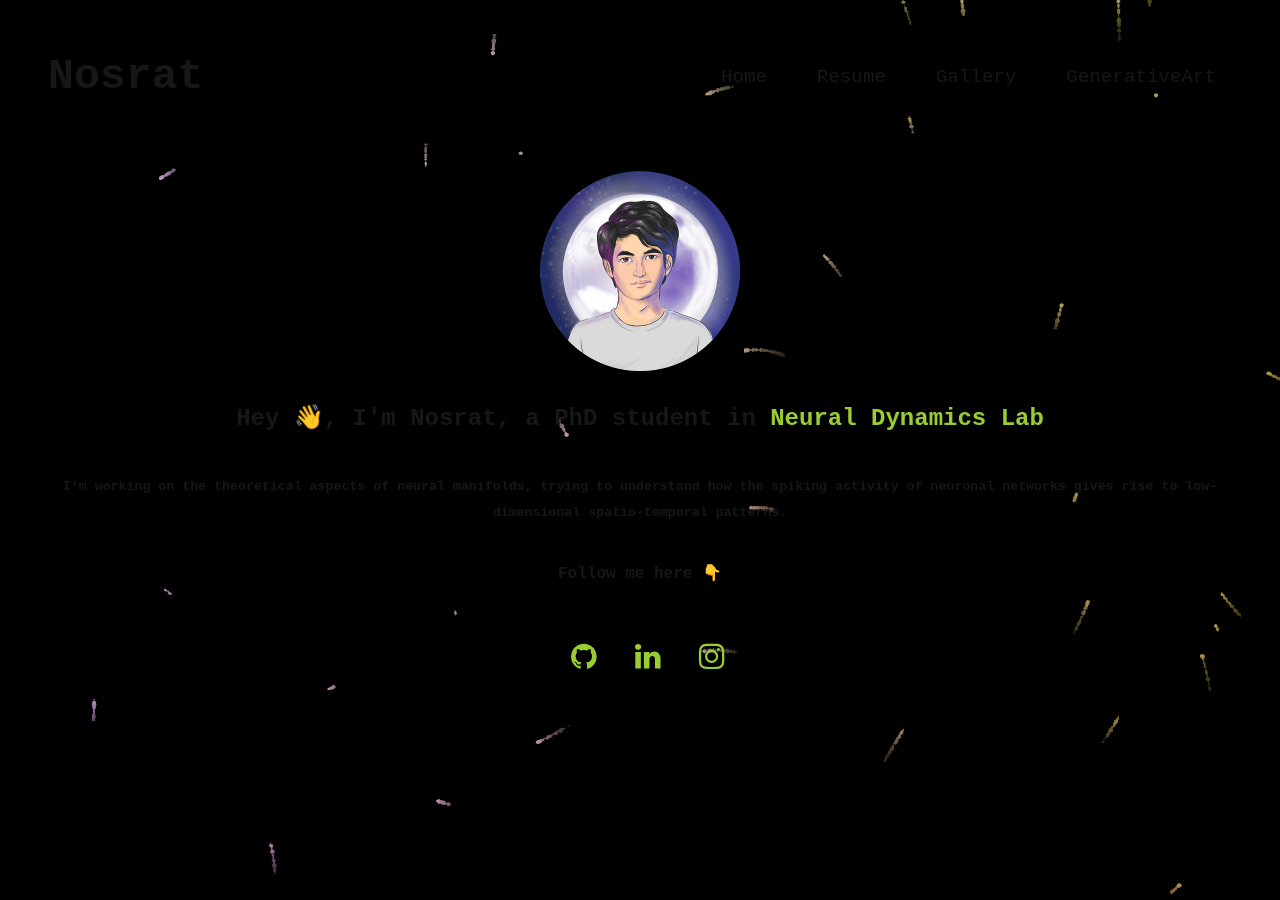
<file: index.html>
<!DOCTYPE html>
<html lang="en">
  <head>
    <meta charset="utf-8" />
    <meta name="viewport" content="width=device-width, initial-scale=1.0">
    <link rel="stylesheet" href="https://cdnjs.cloudflare.com/ajax/libs/font-awesome/4.7.0/css/font-awesome.min.css">   
    <!-- <title>Sketch</title> -->
    <link rel="stylesheet" href="style.css">    <!-- CSS only -->
    <!-- <link rel="stylesheet" href="https://unpkg.com/nexmoe.css"> -->
    <script src="libraries/p5.min.js"></script>
    <script src="libraries/p5.sound.min.js"></script>
  </head>

  <body>
  
        <nav class="hero">
          <a>
            <h1 href="index.html"> Nosrat</h1>
          </a>
          <div id="menu"></div>

    <script>
        fetch('menu.html')
            .then(response => response.text())
            .then(data => {
                document.getElementById('menu').innerHTML = data;
            });
    </script>
        </nav><!-- .nav-menu -->
        <header>
          <img src="images/profile.png" alt="" width="200px">
          <h3>
            Hey &#128075;, I'm Nosrat, a PhD student in <a href="https://www.ndlab.ch" target="_blank">Neural Dynamics Lab </a>
          </h3>
          <h6>
            I'm working on the theoretical aspects of neural manifolds, trying to understand how the spiking activity of neuronal networks gives rise to low-dimensional spatio-temporal patterns.
          </h6>
          <h5>
            Follow me here &#128071;
          </h5>
          <a href="https://www.github.com/nosratullah" class="fa fa-github" aria-hidden="true" target="_blank" rel="noopener noreferrer"></a>
          <!-- <a href="https://www.twitter.com/nosratullah" target="_blank" rel="noopener noreferrer" class="fa-brands fa-bluesky"></a> -->
          <a href="https://www.linkedin.com/in/nosratullah/" target="_blank" rel="noopener noreferrer" class="fa fa-linkedin"></a>  
          <a href="https://www.instagram.com/nosratullah" target="_blank" rel="noopener noreferrer" class="fa fa-instagram"></a>  
        </header>
        <!-- <i class="fa-brands fa-bluesky"></i> -->
  <script src="sketch.js"></script>
  </body>
</html>
</file>
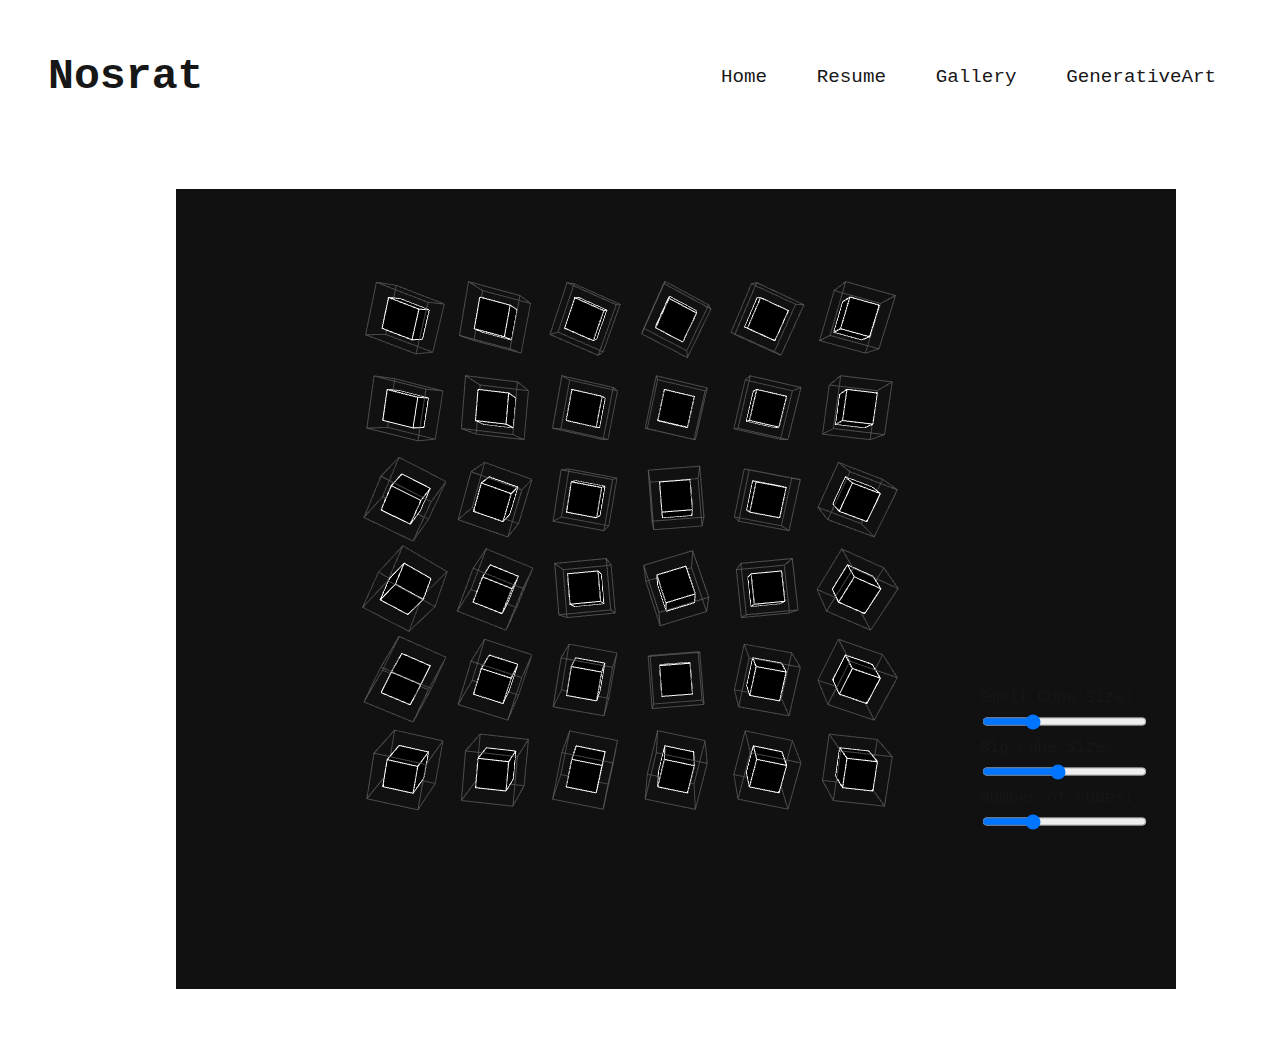
<file: generative_codes/3d_cubes/index.html>
<!DOCTYPE html>
<html lang="en">
  <head>
    <meta charset="utf-8" />
    <meta name="viewport" content="width=device-width, initial-scale=1.0">

    <title>Sketch</title>

    <link rel="stylesheet" type="text/css" href="/style.css">

    <script src="libraries/p5.min.js"></script>
    <script src="libraries/p5.sound.min.js"></script>
  </head>

  <body>
    <nav class="hero">
      <a>
        <h1 href="index.html"> Nosrat</h1>
      </a>
     <div id="menu"></div>

    <script>
        fetch('/menu.html')
            .then(response => response.text())
            .then(data => {
                document.getElementById('menu').innerHTML = data;
            });
    </script>
    </nav>
    <script src="sketch.js"></script>
  </body>
</html>
</file>
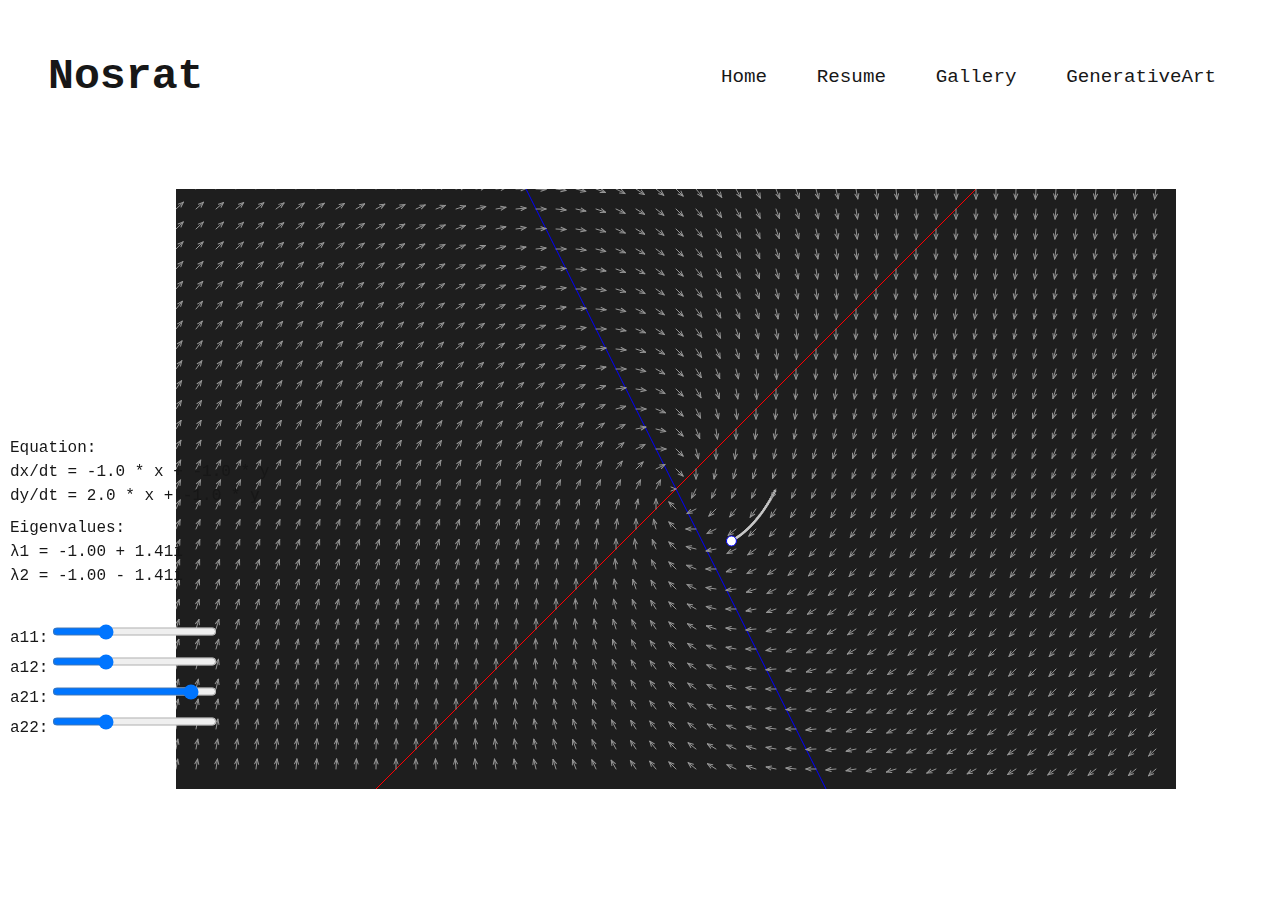
<file: generative_codes/dynamical_system/index.html>
<!DOCTYPE html>
<html lang="en">
  <head>
    <meta charset="utf-8" />
    <meta name="viewport" content="width=device-width, initial-scale=1.0">

    <title>Sketch</title>

    <link rel="stylesheet" type="text/css" href="/style.css">

    <script src="libraries/p5.min.js"></script>
    <script src="libraries/p5.sound.min.js"></script>
  </head>

  <body>
    <nav class="hero">
      <a>
        <h1 href="index.html"> Nosrat</h1>
      </a>
     <div id="menu"></div>

    <script>
        fetch('/menu.html')
            .then(response => response.text())
            .then(data => {
                document.getElementById('menu').innerHTML = data;
            });
    </script>
    </nav><!-- .nav-menu -->
    <script src="sketch.js"></script>
  </body>
</html>
</file>
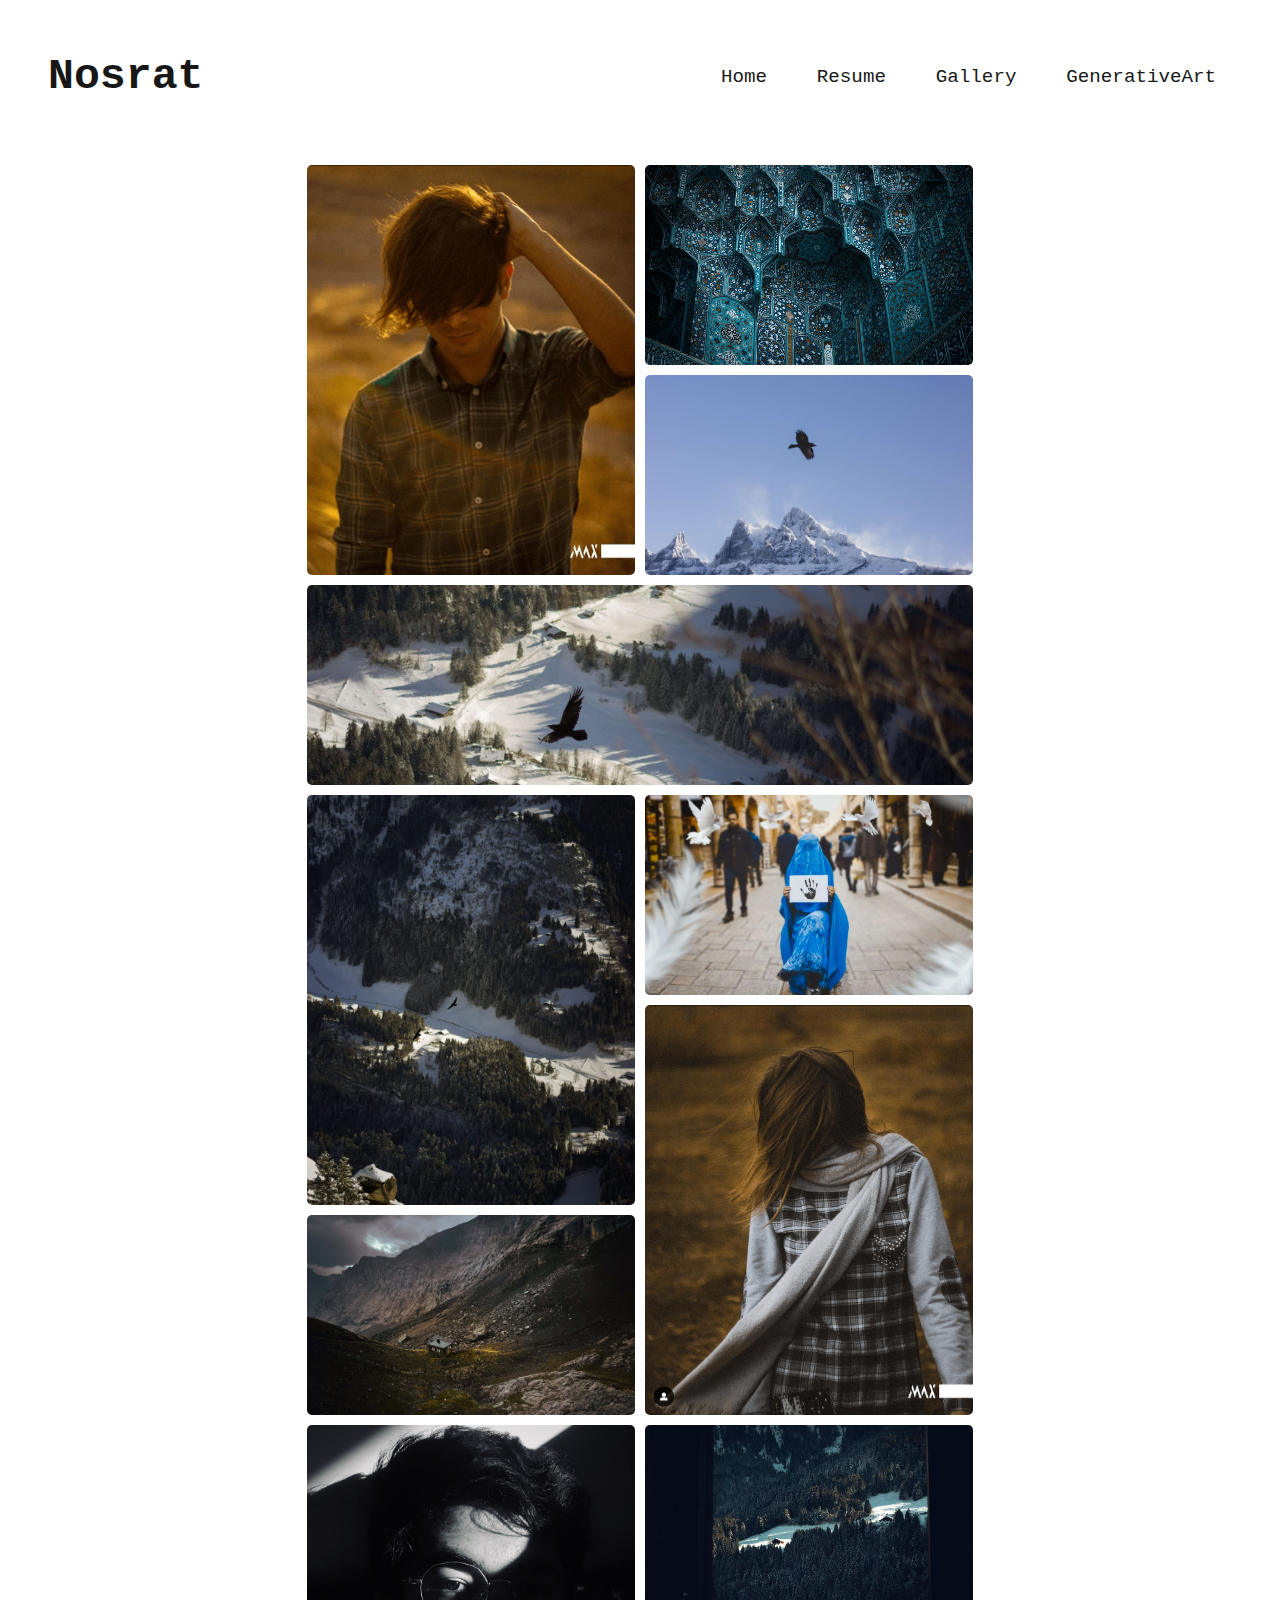
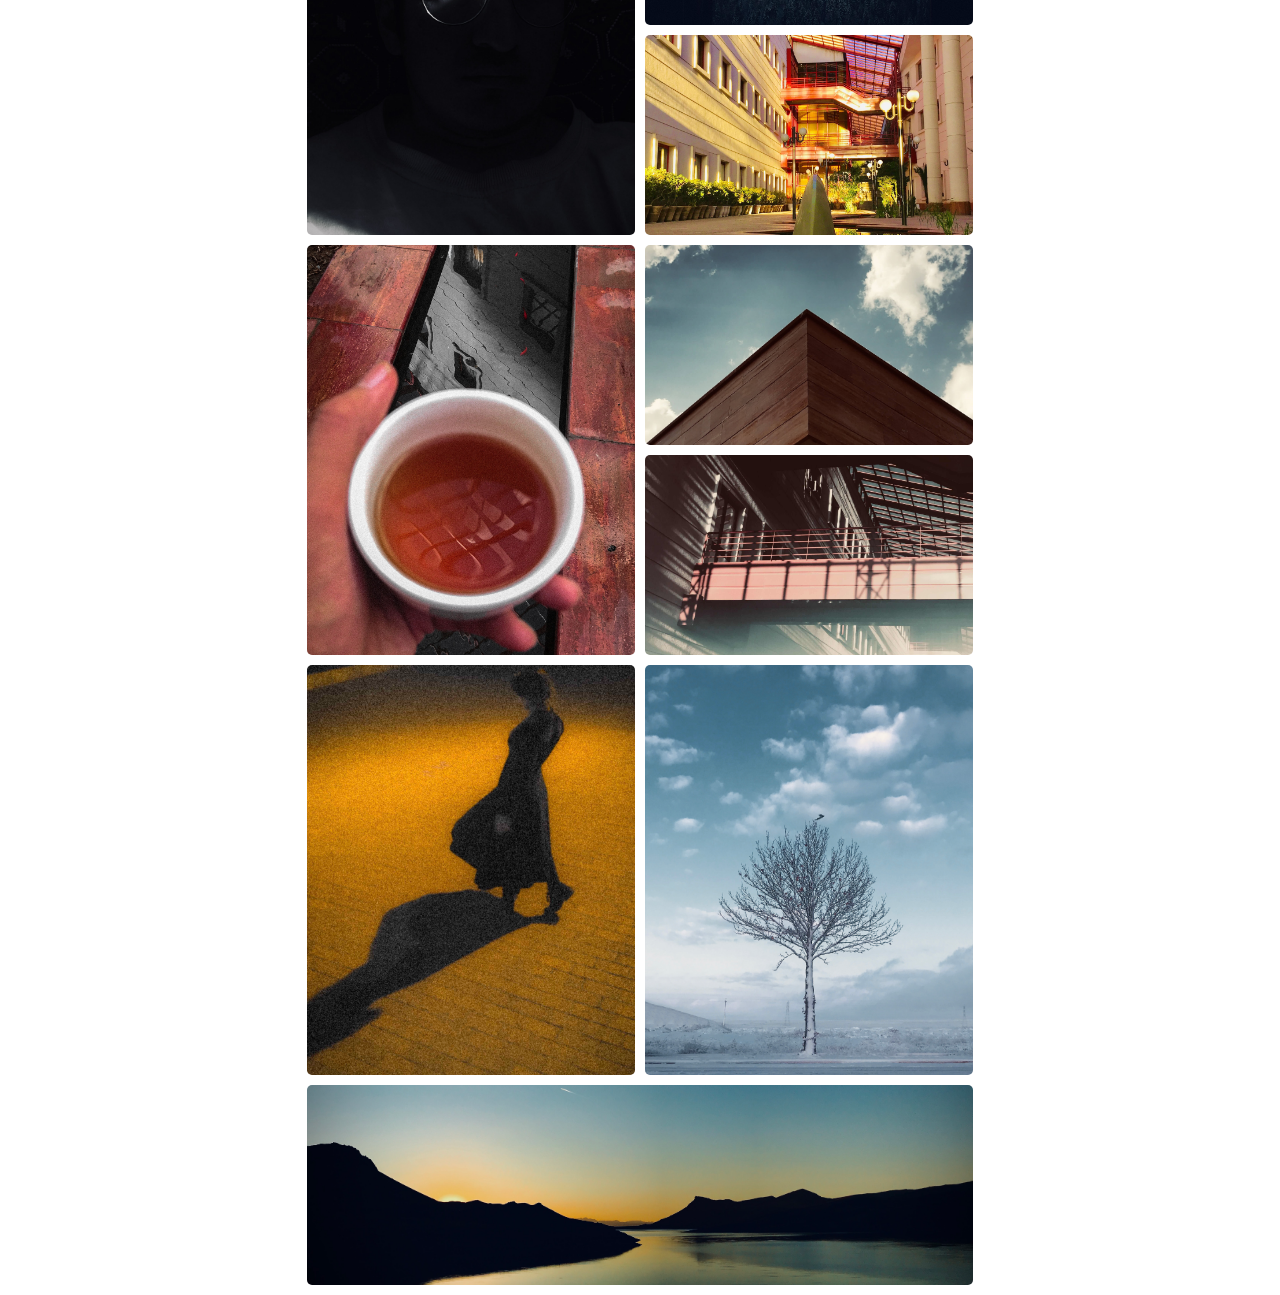
<file: gallery.html>
<!DOCTYPE html>
<html lang="en">
<head>
    <meta charset="UTF-8">
    <meta http-equiv="X-UA-Compatible" content="IE=edge">
    <meta name="viewport" content="width=device-width, initial-scale=1.0">
    <link rel="stylesheet" type="text/css" href="style.css">
    <title>Gallery</title>
</head>
<body>
    <nav class="hero">
        <a>
          <h1 href="index.html"> Nosrat</h1>
        </a>
        <div id="menu"></div>

    <script>
        fetch('menu.html')
            .then(response => response.text())
            .then(data => {
                document.getElementById('menu').innerHTML = data;
            });
    </script>
    </nav>
    <div class="grid-wrapper">
        <div class="tall"><img src="images/boy-in-wind.png" alt="image"></div>
        <div class=""><img src="images/masque.jpeg" alt="image"></div>
        <div class="wide"><img src="images/bird-close.jpg" alt="image"></div>
        <div class="tall"><img src="images/bird-distance.jpg" alt="image"></div>
        <div class=""><img src="images/bird-mountain 2.jpg" alt="image"></div>
        <div class=""><img src="images/girl-with-birds.jpg" alt="image"></div>
        <div class="tall"><img src="images/girl-in-wind.png" alt="image"></div>
        <div class=""><img src="images/house-2.jpg" alt="image"></div>
        <div class="tall"><img src="images/portrait.jpg" alt="image"></div>
        <div class=""><img src="images/house.jpg" alt="image"></div>
        <div class=""><img src="images/iasbs-2.jpg" alt="image"></div>
        <div class="tall"><img src="images/tea.jpg" alt="image"></div>
        <div class=""><img src="images/iasbs-3.jpg" alt="image"></div>
        <div class=""><img src="images/IASBS.jpg" alt="image"></div>
        <div class="tall"><img src="images/love.jpg" alt="image"></div>
        <div class="tall"><img src="images/tree-in-snow.jpg" alt="image"></div>
        <div class="wide"><img src="images/zanjan-2.jpg" alt="image"></div>

    </div>
    
</body>
</html>
</file>
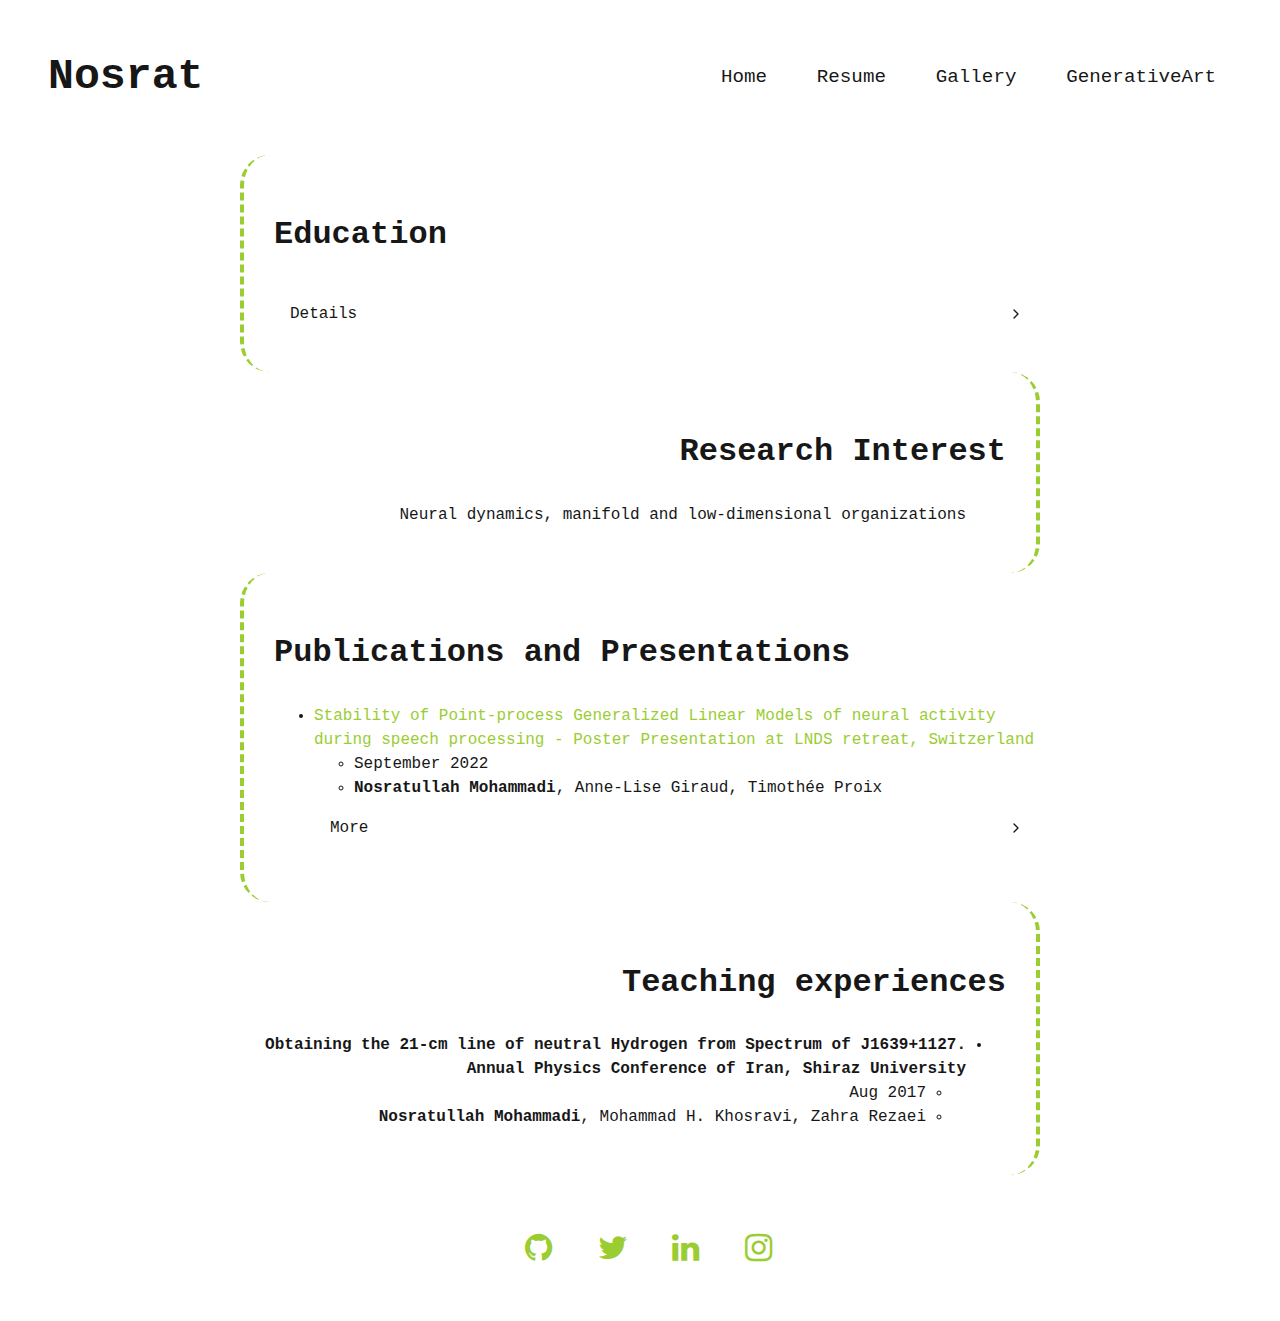
<file: resume copy 2.html>
<!DOCTYPE html>
<html lang="en">
<head>
   <meta charset="UTF-8">
   <meta http-equiv="X-UA-Compatible" content="IE=edge">
   <!-- <link rel="stylesheet" href="https://unpkg.com/nexmoe.css"> -->
   <link rel="stylesheet" type="text/css" href="style.css">
   <link rel="stylesheet" href="https://cdnjs.cloudflare.com/ajax/libs/font-awesome/4.7.0/css/font-awesome.min.css">   
   <script src="libraries/p5.min.js"></script>
    <script src="libraries/p5.sound.min.js"></script>
   <!-- <meta name="viewport" content="width=device-width, initial-scale=1.0"> -->
   <title>Resume</title>
</head>
<body>
   
   <nav class="hero">
      <a>
        <h1> Nosrat</h1>
      </a>
      <ul>
         <li><a href="index.html" class="nav-link scrollto active"><i class="bx bx-home"></i> <span>Home</span></a></li>
         <li><a href="resume.html" class="nav-link scrollto"><i class="bx bx-file-blank"></i> <span>Resume</span></a></li>
         <li><a href="gallery.html" class="nav-link scrollto"><i class="bx bx-file-blank"></i> <span>Gallery</span></a></li>
         <li class="dropdown"><a href="#"><i class="bx bx-file-blank"></i> <span>GenerativeArt</span> <i class="bi bi-chevron-down"></i></a>
           <ul>
              <li><a href="/generative_codes/3d_cubes/index.html">Cubes</a></li>
              <!-- <li><a href="#">Project 2</a></li> -->
              <!-- <li><a href="#">Project 3</a></li> -->
           </ul>
       </ul>
    </nav><!-- .nav-menu -->
   
   <div class="container">
      <h2>Education</h2>
   
        <details>
            <summary>Details</summary>
            <ul>
                <li>
                   <b>University of Geneva, Geneva, Switzerland - Ph.D. Candidate of Neuroscience</b>
                   <ul>
                      <li>July 2021 - July 2023</li>
                   </ul>
                </li>
                <li>
                   <b>Institute for Advanced Studies in Basic Sciences, Zanjan, Iran - Master of Computational Neuroscience</b>
                   <ul>
                      <li>1 Sept 2018 - 15 Feb 2021</li>
                   </ul>
                </li>
                <li>
                   <b>Yazd University, Yazd, Iran - Bachelor of Physics</b>
                   <ul>
                      <li>Sept 2013 - March 2017</li>
                   </ul>
                </li>
          </ul>
        </details>
   </div>

   <div class="container">
      <h2>Research Interest</h2>
   
      <ul>
            Neural dynamics, manifold and low-dimensional organizations
      </ul>
   </div>

   <div class="container">
      <h2>Publications and Presentations</h2>
  
      <ul>
          <li>
            <!-- provide a hyper link -->
              <a href="http://doi.org/10.12751/nncn.bc2023.022" target="_blank">Stability of Point-process Generalized Linear Models of neural activity during speech processing - Poster Presentation at LNDS retreat, Switzerland</a>
              <ul>
                  <li>September 2022</li>
                  <li><strong>Nosratullah Mohammadi</strong>, Anne-Lise Giraud, Timothée Proix</li>
              </ul>
          </li>
          <details>
            <summary>More</summary>
            <li>
                <b>Discovering low-dimensional interpretable dynamics from high-dimensional neuronal recordings - Poster Presentation FENS forum 2022, Paris</b>
                <ul>
                    <li>July 2022</li>
                    <li><strong>Nosratullah Mohammadi</strong>, Anne-Lise Giraud, Timothée Proix</li>
                </ul>
            </li>
            <li>
                <b>Discovering low-dimensional interpretable dynamics from high-dimensional neuronal recordings - Poster Presentation ABIM Conference on Human Neuroscience</b>
                <ul>
                    <li>Jan 2022</li>
                    <li><strong>Nosratullah Mohammadi</strong>, Anne-Lise Giraud, Timothée Proix</li>
                </ul>
            </li>
            <li>
                <b>Synaptic time constants and Brain Rhythms - Online Presentation | Project-Encephalon Journal Club 2021</b>
                <ul>
                    <li>Feb 2021</li>
                </ul>
            </li>
            <li>
                <b>Instantaneous Modulation of Gamma Rhythm by the difference of Time Constants of Inhibitory/Excitatory Synapses - Online Presentation | Neuromatch conference 3</b>
                <ul>
                    <li>Oct 2020</li>
                    <li><strong>Nosratullah Mohammadi</strong>, Alireza Valizadeh</li>
                </ul>
            </li>
            <li>
                <b>The effect of engagement on neural response time - Online Presentation | Neuromatch Academy Summer School Project Presentation</b>
                <ul>
                    <li>Jul 2020</li>
                    <li>Ramya Yellapragada, <strong>Nosratullah Mohammadi</strong>, Michel Utterback, Lindy Quek, R Senathipathy, Benjamin Adric Dunn.</li>
                </ul>
            </li>
            <li>
                <b>Obtaining the 21-cm line of neutral Hydrogen from Spectrum of J1639+1127. Annual Physics Conference of Iran, Shiraz University</b>
                <ul>
                    <li>Aug 2017</li>
                    <li><strong>Nosratullah Mohammadi</strong>, Mohammad H. Khosravi, Zahra Rezaei.</li>
                </ul>
            </li>
          </details> 
      </ul>
 
    </div>

    <div class="container">
        <h2>Teaching experiences</h2>
        <ul>
            <li>
                <b>Obtaining the 21-cm line of neutral Hydrogen from Spectrum of J1639+1127. Annual Physics Conference of Iran, Shiraz University</b>
                <ul>
                    <li>Aug 2017</li>
                    <li><strong>Nosratullah Mohammadi</strong>, Mohammad H. Khosravi, Zahra Rezaei</li>
                </ul>
            </li>
        </ul>
    </div>
    <!-- <p>Lorem ipsum dolor sit amet consectetur adipisicing elit. Adipisci, iste iusto quas eligendi corporis id eius corrupti temporibus velit? Molestias harum voluptatibus veritatis explicabo ut velit deserunt, saepe sit commodi?</p> -->
    <!-- <p>Lorem ipsum dolor sit amet consectetur adipisicing elit. Adipisci, iste iusto quas eligendi corporis id eius corrupti temporibus velit? Molestias harum voluptatibus veritatis explicabo ut velit deserunt, saepe sit commodi?</p> -->
    <!-- <p>Lorem ipsum dolor sit amet consectetur adipisicing elit. Adipisci, iste iusto quas eligendi corporis id eius corrupti temporibus velit? Molestias harum voluptatibus veritatis explicabo ut velit deserunt, saepe sit commodi?</p> -->
    <!-- <p>Lorem ipsum dolor sit amet consectetur adipisicing elit. Adipisci, iste iusto quas eligendi corporis id eius corrupti temporibus velit? Molestias harum voluptatibus veritatis explicabo ut velit deserunt, saepe sit commodi?</p> -->

    
   <footer>
      <a href="https://www.github.com/nosratullah" target="_blank" rel="noopener noreferrer" class="fa fa-github" aria-hidden="true"></a>
         <a href="https://www.twitter.com/nosratullah" target="_blank" rel="noopener noreferrer" class="fa fa-twitter"></a>
         <a href="https://www.linkedin.com/in/nosratullah/" target="_blank" rel="noopener noreferrer" class="fa fa-linkedin"></a>  
         <a href="https://www.instagram.com/nosratullah" target="_blank" rel="noopener noreferrer" class="fa fa-instagram"></a>  
   </footer>
   
   <!-- <script src="resume_bg.js"></script> -->
   
</body>
</html>
</file>
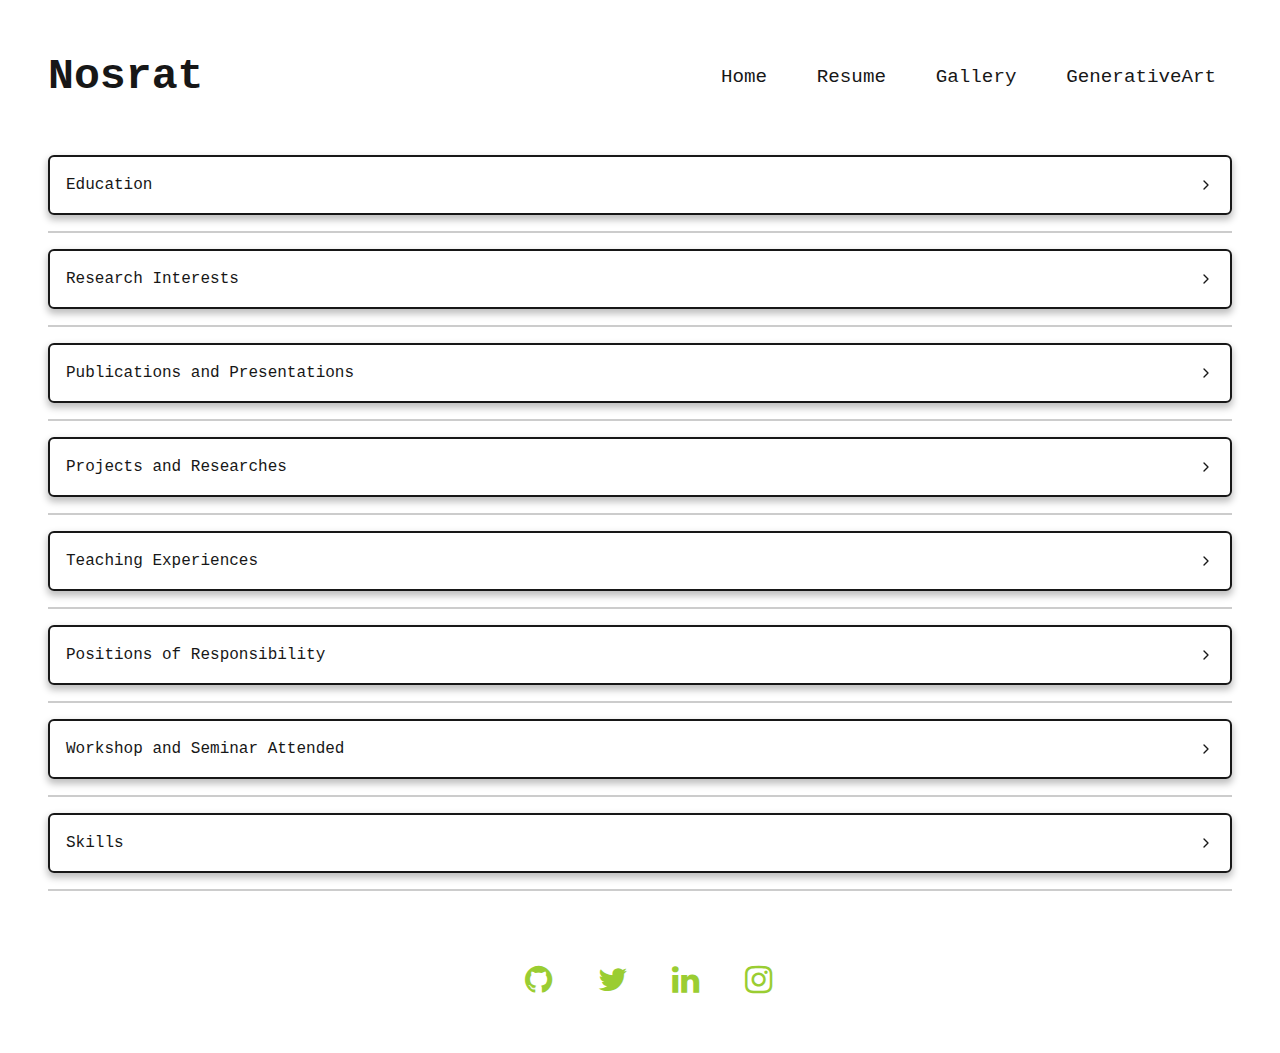
<file: resume copy.html>
<!DOCTYPE html>
<html lang="en">
<head>
   <meta charset="UTF-8">
   <meta http-equiv="X-UA-Compatible" content="IE=edge">
   <!-- <link rel="stylesheet" href="https://unpkg.com/nexmoe.css"> -->
   <link rel="stylesheet" type="text/css" href="style.css">
   <link rel="stylesheet" href="https://cdnjs.cloudflare.com/ajax/libs/font-awesome/4.7.0/css/font-awesome.min.css">   
   <script src="libraries/p5.min.js"></script>
    <script src="libraries/p5.sound.min.js"></script>
   <!-- <meta name="viewport" content="width=device-width, initial-scale=1.0"> -->
   <title>Resume</title>
</head>
<body>
   
   <nav class="hero">
      <a>
        <h1> Nosrat</h1>
      </a>
      <ul>
         <li><a href="index.html" class="nav-link scrollto active"><i class="bx bx-home"></i> <span>Home</span></a></li>
         <li><a href="resume.html" class="nav-link scrollto"><i class="bx bx-file-blank"></i> <span>Resume</span></a></li>
         <li><a href="gallery.html" class="nav-link scrollto"><i class="bx bx-file-blank"></i> <span>Gallery</span></a></li>
         <li class="dropdown"><a href="#"><i class="bx bx-file-blank"></i> <span>GenerativeArt</span> <i class="bi bi-chevron-down"></i></a>
           <ul>
            <li><a href="/generative_codes/3d_cubes/index.html">Cubes</a></li>
            <li><a href="/generative_codes/dynamical_system/index.html">DS</a></li>
              <!-- <li><a href="#">Project 2</a></li> -->
              <!-- <li><a href="#">Project 3</a></li> -->
           </ul>
       </ul>
    </nav><!-- .nav-menu -->


   <!-- <p><strong>Ph.D. Candidate in Computational Neuroscience</strong></p> -->
   <!-- <h3 id="education">EDUCATION</h3> -->
   <article>
      <details>
         <summary>Education</summary>
         <ul>
            <li><p>University of Geneva, Geneva, Switzerland - Ph.D. Candidate of Neuroscience</p>
            <ul>
            <li>July 2021 - July 2023</li>
            </ul>
            </li>
            <li><p>Institute for Advanced Studies in Basic Sciences, Zanjan, Iran - Master of Computational Neuroscience</p>
            <ul>
            <li>1 Sept 2018 - 15 Feb 2021</li>
            </ul>
            </li>
            <li><p>Yazd University, Yazd, Iran - Bachelor of Physics</p>
            <ul>
            <li>Sept 2013 - March 2017</li>
            </ul>
            </li>
            </li>
            </ul>
      </details>
   </article>
   
   <hr>
   <article>
      <details>
         <summary>
            Research Interests
         </summary>
         <ul>
            <li><p>Neural Dynamics</p>
            </li>
            <li><p>Manifolds and low-dimensional representations</p>
            </li>
            <li><p>Balanced networks</p>
            </li>
            </ul>
      </details>
   </article>
   
   <hr>

   <article>
      <details>
         <summary>
            Publications and Presentations
         </summary>
         <ul>
            <li><p>Stability of Point-process Generalized Linear Models of neural activity during speech processing - Poster Presentation at LNDS retreat, Switzerland<br>September 2022</p>
               <ul>
               <li><strong>Nosratullah Mohammadi</strong>, Anne-Lise Giraud, Timothée Proix</li>
            </ul>
            </li>
            <li><p>Discovering low-dimensional interpretable dynamics from high-dimensional neuronal recordings - Poster Presentation FENS forum 2022, Paris<br>July 2022</p>
               <ul>
               <li><strong>Nosratullah Mohammadi</strong>, Anne-Lise Giraud, Timothée Proix</li>
            </ul>
            </li>
            <li><p>Discovering low-dimensional interpretable dynamics from high-dimensional neuronal recordings - Poster Presentation ABIM Conference on Human Neuroscience<br>Jan 2022</p>
            <ul>
            <li><strong>Nosratullah Mohammadi</strong>, Anne-Lise Giraud, Timothée Proix</li>
         </ul>
         </li>
            <li><p>Synaptic time constants and Brain Rhythms - Online Presentation | Project-Encephalon Journal Club 2021</p>
            <ul>
            <li>Feb 2021</li>
            </ul>
            </li>
            </ul>
            <ul>
            <li><p>Instantaneous Modulation of Gamma Rhythm by the difference of Time Constants of Inhibitory/Excitatory Synapses - Online Presentation | Neuromatch conference 3</p>
            <ul>
            <li>Oct 2020, <strong>Nosratullah Mohammadi</strong>, Alireza Valizadeh</li>
            </ul>
            </li>
            <li><p>The effect of engagement on neural response time - Online Presentation | Neuromatch Academy Summer School Project Presentation)</p>
            <ul>
            <li>Jul 2020, Ramya Yellapragada, <strong>Nosratullah Mohammadi</strong>, Michel Utterback, Lindy Quek, R Senathipathy, Benjamin Adric Dunn.</li>
            </ul>
            </li>
            <li><p>Obtaining the 21-cm line of neutral Hydrogen from Spectrum of J1639+1127. Annual Physics Conference of Iran, Shiraz University,</p>
            <ul>
            <li>Aug 2017, <strong>Nosratullah Mohammadi</strong>, Mohammad H. Khosravi, Zahra Rezaei.</li>
            </ul>
            </li>
            </ul>
      </details>
   </article>
   
   <hr>

   <article>
      <details>
         <summary>
            Projects and Researches
         </summary>
         <ul>
            <li><p>Discovering low-dimensional interpretable dynamics from high-dimensional neuronal recordings - Phd thesis project</p>
            <ul>
            <li><p>July 2021 - Expected (July 2023)</p>
            </li>
            <li><p>Supervisor: Dr. Timothée Proix &amp; Prof. Anne-Lise Giraud</p>
            </li>
            </ul>
            </li>
            <li><p>Modulation of Gamma Rhythm by Synaptic Time Constant of Inhibitory/Excitatory Neurons - Master thesis project</p>
            <ul>
            <li><p>Feb 2019 - March 2021</p>
            </li>
            <li><p>Supervisor: Dr. Alireza Valizadeh</p>
            </li>
            </ul>
            </li>
            <li><p>The effect of engagement on neural response time - Steinmetz Dataset</p>
            <ul>
            <li><p>July 2020</p>
            </li>
            <li><p>Mentor: Dr. Benjamin Adric Dunn</p>
            </li>
            </ul>
            </li>
            <li><p>Spectrum classification of mineral sources of RRUFF - Using Machine learning algorithms</p>
            <ul>
            <li>2018 , Supervisor: Dr. Mohammad Ali Haddad</li>
            </ul>
            </li>
            <li><p>Investigation and build a Visible and Ultraviolet Digital Spectrometer - Using AVR and MicroControllers</p>
            <ul>
            <li>2017, Supervisor: Dr. Mohammad Ali Haddad</li>
            </ul>
            </li>
            </ul>
      </details>
   </article>
   
   <hr>

   <article>
      <details>
         <summary>
            Teaching Experiences
         </summary>
         <ul>
            <li>Teaching Assistant:
            <ul>
            <li>Computational Neuroscience Summer School -  Neuromatch Summer School (Summer 2021)</li>
            </ul>
            </li>
            <li>Teaching Assistant:
            <ul>
            <li>Numerical Programming and Data Analysis in Econophysics course -  Department of Physics, Institute for Advanced Studies in Basic Sciences (Spring 2020)</li>
            </ul>
            </li>
            <li>Workshop Tutor:
            <ul>
            <li>Python Programming for Physics Workshop - Department of Physics, Yazd University (October 2017)</li>
            </ul>
            </li>
            </ul>
            
      </details>
   </article>
   <hr>
   <article>
      <details>
         <summary>
            Positions of Responsibility
         </summary>
         <ul>
         <li><p>A volunteer member of the executive team of Neuromatch Academy Summer School, (2020)</p>
         </li>
         <li><p>Writer of Analytics Vidhya (a data-science publication) in <a href="https://medium.com/@nosratullah">Medium</a> Platform (2020)</p>
         </li>
         <li><p>Developer/Designer of the website of <a href="http://iasbs.ac.ir/~valizade/">ITNG</a> Theoretical Neuroscience Group (2020)</p>
         </li>
         <li><p>Developer/Designer of the website for Department of <a href="http://physics.sharif.ir/">Physics</a> at Sharif University of Technology, (2018)</p>
         </li>
         <li><p>Member of Laser Spectroscopy Laboratory of Yazd University (2017-2018)</p>
         </li>
         <li><p>Writer of Scientific Magazine, &quot;One Epsilon Acceleration&quot;, Chosen as the Best Scientific Magazine Between Universities in Iran, (2012-2014)</p>
         </li>
         <li><p>Writer of www.digispark.ir, Electronic website for teaching micro-controllers, (2016-2017)</p>
         </li>
         <li><p>Editor and Writer of  scientific Magazine &quot;Dark Universe&quot;, Chosen as the best Scientific Magazine in Yazd University, (2014-2016)</p>
         </li>
         <li><p>Membership of Student Astronomical Society, Yazd University, (2013-2016)</p>
         </li>
         <li><p>Membership of Student Physics Society, Yazd University, (2013-2014)</p>
         </li>
         <li><p>Head of Scientific section of ASHAR society - Afghan Migrants Society**</p>
         </li>
         </ul>
      </details>
   </article>

   
   <hr>

   <article>
      <details>
         <summary>
            Workshop and Seminar Attended
         </summary>
         <ul>
            <li><p>An interactive student in Neuromatch Academy Online Summer School for Computational Neuroscience, July 13-30, 2020.</p>
            </li>
            <li><p>Conference on the Physics of Neural Systems, March 29-30, 2020, Technical University of Sharif, Tehran, Iran.</p>
            </li>
            <li><p>IBRO-VLTP Course in Neuroscience, September 30 - October 7,2019, Tarbiat Modares University, Tehran, Iran.</p>
            </li>
            <li><p>24th Annual IASBS Meeting on Condensed Matter Physics &amp; School on Complex Systems, June 20-22, Institute for advanced studies in basic science, Zanjan, Iran</p>
            </li>
            <li><p>Two-day Symposium on theoretical and computational Neuroscience, April 16-17, 2018, University of Tehran, Iran</p>
            </li>
            <li><p>22nd National School of Physics for B. Sc. Students, February 11-15, 2017, Institute for advanced studies in basic science, Zanjan, Iran</p>
            </li>
            <li><p>4th Workshop and Seminar on Topics in Theoretical Physics, September 1-3, 2016, Azerbaijan, Shahid Madani University, Tabriz, Iran.</p>
            </li>
            <li><p>Annual Physics Conference of Iran, August 22-25, 2017, Yazd University, Shiraz, Iran.</p>
            </li>
            <li><p>French- Iranian Workshop on the Mercury Transit of 2016, May 8-9, 2016, Yazd University, Iran.</p>
            </li>
            <li><p>1st National Workshop on Radio Astronomy- Interferometry and Data Analysis in Iran, August 20- 21, 2015, Yazd University, Iran</p>
            </li>
            </ul>
      </details>
   </article>
   
   <hr>

   <article>
      <details>
         <summary>
            Skills
         </summary>
         <ul>
            <li><h4 id="analysis-">Analysis:</h4>
            <ul>
            <li>Signal Processing/Time Series</li>
            <li>PCA (Principal Component Analysis - Data Reduction)</li>
            <li>Statistical Analysis</li>
            </ul>
            </li>
            <li><h4 id="programming-and-packages-">Programming and Packages:</h4>
            <ul>
            <li>Python</li>
            <li>C++</li>
            <li>Fortran</li>
            <li>NEST (Brain Simulator Package)</li>
            <li>Keras (Deep Learning API)</li>
            <li>AIPS (Astronomical Image Processing System)</li>
            </ul>
            </li>
            <li><h4 id="operating-systems-">Operating Systems:</h4>
            <ul>
            <li>Macintosh</li>
            <li>Windows</li>
            <li>Linux</li>
            </ul>
            </li>
            <li><h4 id="micro-controllers-">Micro-controllers:</h4>
            <ul>
            <li>Arduino</li>
            </ul>
            </li>
            <li><h4 id="modeling-software-">Modeling Software:</h4>
            <ul>
            <li>Cinema 4d</li>
            <li>Blender</li>
            </ul>
            </li>
            </ul>
      </details>
   </article>
   <hr>
   
   <footer>
      <a href="https://www.github.com/nosratullah" target="_blank" rel="noopener noreferrer" class="fa fa-github" aria-hidden="true"></a>
         <a href="https://www.twitter.com/nosratullah" target="_blank" rel="noopener noreferrer" class="fa fa-twitter"></a>
         <a href="https://www.linkedin.com/in/nosratullah/" target="_blank" rel="noopener noreferrer" class="fa fa-linkedin"></a>  
         <a href="https://www.instagram.com/nosratullah" target="_blank" rel="noopener noreferrer" class="fa fa-instagram"></a>  
   </footer>
   
   <!-- <script src="resume_bg.js"></script> -->
   
</body>
</html>
</file>
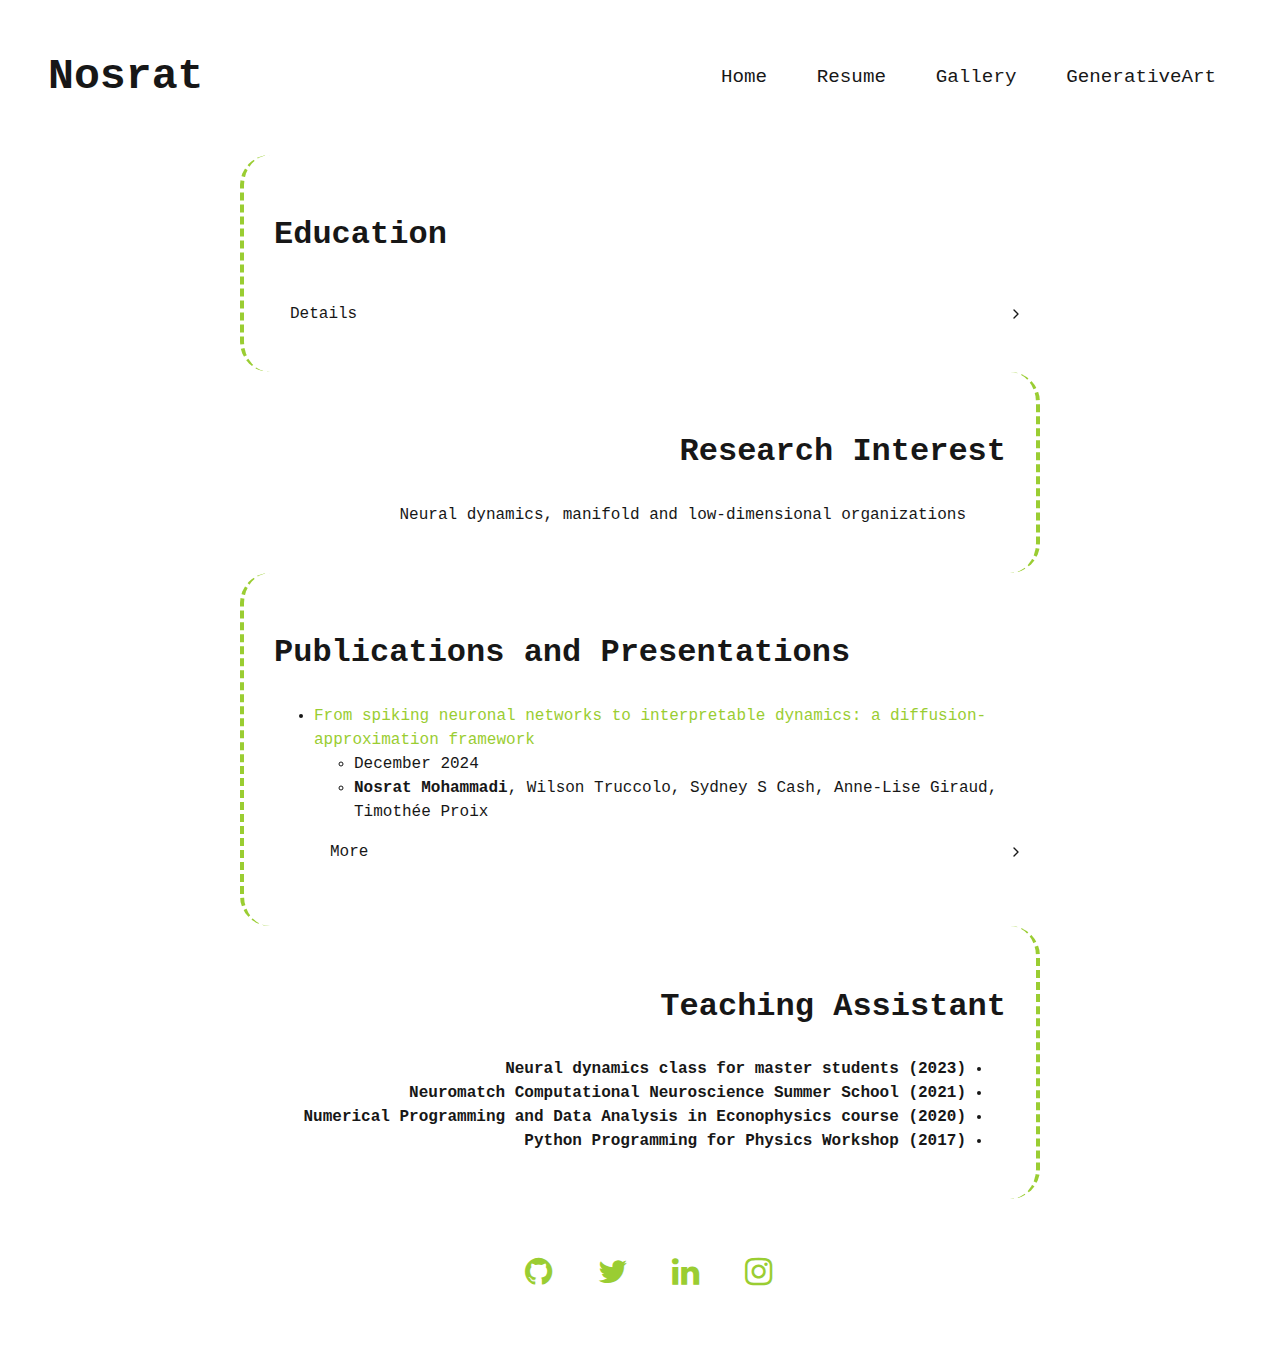
<file: resume.html>
<!DOCTYPE html>
<html lang="en">
<head>
   <meta charset="UTF-8">
   <meta http-equiv="X-UA-Compatible" content="IE=edge">
   <!-- <link rel="stylesheet" href="https://unpkg.com/nexmoe.css"> -->
   <link rel="stylesheet" type="text/css" href="style.css">
   <link rel="stylesheet" href="https://cdnjs.cloudflare.com/ajax/libs/font-awesome/4.7.0/css/font-awesome.min.css">   
   <script src="libraries/p5.min.js"></script>
    <script src="libraries/p5.sound.min.js"></script>
   <!-- <meta name="viewport" content="width=device-width, initial-scale=1.0"> -->
   <title>Resume</title>
</head>
<body>
   
   <nav class="hero">
      <a>
        <h1> Nosrat</h1>
      </a>
      <div id="menu"></div>

    <script>
        fetch('menu.html')
            .then(response => response.text())
            .then(data => {
                document.getElementById('menu').innerHTML = data;
            });
    </script>
    </nav><!-- .nav-menu -->
   
   <div class="container">
      <h2>Education</h2>
   
        <details>
            <summary>Details</summary>
            <ul>
                <li>
                   <b>University of Geneva, Geneva, Switzerland - Ph.D. Candidate of Neuroscience</b>
                   <ul>
                      <li>July 2021 - July 2023</li>
                   </ul>
                </li>
                <li>
                   <b>Institute for Advanced Studies in Basic Sciences, Zanjan, Iran - Master of Computational Neuroscience</b>
                   <ul>
                      <li>1 Sept 2018 - 15 Feb 2021</li>
                   </ul>
                </li>
                <li>
                   <b>Yazd University, Yazd, Iran - Bachelor of Physics</b>
                   <ul>
                      <li>Sept 2013 - March 2017</li>
                   </ul>
                </li>
          </ul>
        </details>
   </div>

   <div class="container">
      <h2>Research Interest</h2>
   
      <ul>
            Neural dynamics, manifold and low-dimensional organizations
      </ul>
   </div>

   <div class="container">
      <h2>Publications and Presentations</h2>
  
      <ul>
          <li>
            <!-- provide a hyper link -->
              <a href="https://doi.org/10.1101/2024.12.17.628339" target="_blank">From spiking neuronal networks to interpretable dynamics: a diffusion-approximation framework</a>
              <ul>
                  <li>December 2024</li>
                  <li><strong>Nosrat Mohammadi</strong>, Wilson Truccolo, Sydney S Cash, Anne-Lise Giraud, Timothée Proix</li>
              </ul>
          </li>
          <details>
            <summary>More</summary>
            <li>
                <a href="http://doi.org/10.12751/nncn.bc2023.022" target="_blank">Stability of Point-process Generalized Linear Models of neural activity during speech processing - Poster Presentation at LNDS retreat, Switzerland</a>
              <ul>
                  <li>September 2022</li>
                  <li><strong>Nosratullah Mohammadi</strong>, Anne-Lise Giraud, Timothée Proix</li>
              </ul>
                <b>Discovering low-dimensional interpretable dynamics from high-dimensional neuronal recordings - Poster Presentation FENS forum 2022, Paris</b>
                <ul>
                    <li>July 2022</li>
                    <li><strong>Nosratullah Mohammadi</strong>, Anne-Lise Giraud, Timothée Proix</li>
                </ul>
            </li>
            <li>
                <b>Discovering low-dimensional interpretable dynamics from high-dimensional neuronal recordings - Poster Presentation ABIM Conference on Human Neuroscience</b>
                <ul>
                    <li>Jan 2022</li>
                    <li><strong>Nosratullah Mohammadi</strong>, Anne-Lise Giraud, Timothée Proix</li>
                </ul>
            </li>
            <li>
                <b>Synaptic time constants and Brain Rhythms - Online Presentation | Project-Encephalon Journal Club 2021</b>
                <ul>
                    <li>Feb 2021</li>
                </ul>
            </li>
            <li>
                <b>Instantaneous Modulation of Gamma Rhythm by the difference of Time Constants of Inhibitory/Excitatory Synapses - Online Presentation | Neuromatch conference 3</b>
                <ul>
                    <li>Oct 2020</li>
                    <li><strong>Nosratullah Mohammadi</strong>, Alireza Valizadeh</li>
                </ul>
            </li>
            <li>
                <b>The effect of engagement on neural response time - Online Presentation | Neuromatch Academy Summer School Project Presentation</b>
                <ul>
                    <li>Jul 2020</li>
                    <li>Ramya Yellapragada, <strong>Nosratullah Mohammadi</strong>, Michel Utterback, Lindy Quek, R Senathipathy, Benjamin Adric Dunn.</li>
                </ul>
            </li>
            <li>
                <b>Obtaining the 21-cm line of neutral Hydrogen from Spectrum of J1639+1127. Annual Physics Conference of Iran, Shiraz University</b>
                <ul>
                    <li>Aug 2017</li>
                    <li><strong>Nosratullah Mohammadi</strong>, Mohammad H. Khosravi, Zahra Rezaei.</li>
                </ul>
            </li>
          </details> 
      </ul>
 
    </div>

    <div class="container">
        <h2>Teaching Assistant</h2>
        <ul>
            <li>
                <b>Neural dynamics class for master students (2023) </b>
            </li>
            <li>
                <b> 
                    Neuromatch Computational Neuroscience Summer School (2021)
                </b>
            </li>
            <li>
                <b> 
                    Numerical Programming and Data Analysis in Econophysics course (2020)
                </b>
            </li>
            <li>
                <b> 
                    Python Programming for Physics Workshop (2017)
                </b>
            </li>
                <!-- <details>
                <summary>More</summary>
                </details>
             -->
        </ul>
    </div>


   <footer>
      <a href="https://www.github.com/nosratullah" target="_blank" rel="noopener noreferrer" class="fa fa-github" aria-hidden="true"></a>
         <a href="https://www.twitter.com/nosratullah" target="_blank" rel="noopener noreferrer" class="fa fa-twitter"></a>
         <a href="https://www.linkedin.com/in/nosratullah/" target="_blank" rel="noopener noreferrer" class="fa fa-linkedin"></a>  
         <a href="https://www.instagram.com/nosratullah" target="_blank" rel="noopener noreferrer" class="fa fa-instagram"></a>  
   </footer>
   
   <!-- <script src="resume_bg.js"></script> -->
   
</body>
</html>
</file>
<file: style.css>
/* ---------------- */
/* Nexmoe.css - https://github.com/nexmoe/nexmoe.css */

/* Variables */

:root {
	--active-brightness: 0.8;
	--hover-brightness: 1.2;
	--border-radius: 6px;
	--color-primary: rgb(23, 23, 23);
	/* --color-link: #df5d64; */
	--color-link:  #9acd32;
	--color-text: rgb(23, 23, 23);
	--color-bg: #fff;
	/* --color-hover: rgba(23, 23, 23, 0.15); */
	--color-hover: #9acd32;
	--nexmoe-gap: 1rem;
	--icon-checkbox: url("data:image/svg+xml,%3Csvg xmlns='http://www.w3.org/2000/svg' width='24' height='24' viewBox='0 0 24 24' fill='none' stroke='%23FFF' stroke-width='4' stroke-linecap='round' stroke-linejoin='round'%3E%3Cpolyline points='20 6 9 17 4 12'%3E%3C/polyline%3E%3C/svg%3E");
	--icon-summary: url("data:image/svg+xml,%3Csvg xmlns='http://www.w3.org/2000/svg' width='24' height='24' viewBox='0 0 24 24' fill='none' stroke='rgb(23, 23, 23)' stroke-width='2' stroke-linecap='round' stroke-linejoin='round'%3E%3Cpolyline points='6 9 12 15 18 9'%3E%3C/polyline%3E%3C/svg%3E");
}

@media (prefers-color-scheme: dark) {
	:root {
		--color-primary: #fff;
		--color-text: #f7f7f7;
		--color-bg: #111;
		/* --color-hover: rgba(230, 230, 230, 0.15); */
		--color-hover: #9acd32;
		--icon-checkbox: url("data:image/svg+xml,%3Csvg xmlns='http://www.w3.org/2000/svg' width='24' height='24' viewBox='0 0 24 24' fill='none' stroke='%23000' stroke-width='4' stroke-linecap='round' stroke-linejoin='round'%3E%3Cpolyline points='20 6 9 17 4 12'%3E%3C/polyline%3E%3C/svg%3E");
		--icon-summary: url("data:image/svg+xml,%3Csvg xmlns='http://www.w3.org/2000/svg' width='24' height='24' viewBox='0 0 24 24' fill='none' stroke='%23f7f7f7' stroke-width='2' stroke-linecap='round' stroke-linejoin='round'%3E%3Cpolyline points='6 9 12 15 18 9'%3E%3C/polyline%3E%3C/svg%3E");
	}
}

* {
	box-sizing: border-box;
}

/* Layout */

body {
	margin: 0;
	background-color: var(--color-bg);
	color: var(--color-text);
	line-height: 1.5;
	padding: 0 3rem;
	/* font-family: sans-serif; */
	font-family: 'Courier', monospace; 
}


@media (max-width: 768px) {
	body {
		padding: 0 1rem;
	}
}

header {
	margin-top: 2rem;
	text-align: center;
	line-height: 2;
}

header h2 {
	border-bottom: none;
}

footer {
	padding: 2rem 0;
	text-align: center;
	font-size: 2rem;
}

@media (max-width: 768px) {
	footer {
		padding: 2rem 1rem;
	}
}

main {
	max-width: 960px;
	margin: 50px auto;
	padding: 0 1rem;
}

section {
	margin: 4rem 0;
}

article {
	border-radius: var(--border-radius);
	overflow: hidden;
	border: 2px solid var(--color-text);
	box-shadow: 0 4px 7px 1px rgba(0, 0, 0, 0.25);
}

article > *:first-child {
	margin-top: 0;
}

article > *:last-child {
	margin-bottom: 0;
}

/* Typography */

a {
	color: var(--color-link);
	text-decoration: none;
}

a:hover {
	/* text-decoration: underline; */
	filter: brightness(var(--hover-brightness));
}

a:active {
	filter: brightness(var(--active-brightness));
}

h1 {
	font-size: 2.7rem;
}

h2 {
	font-size: 2rem;
}

h3 {
	font-size: 1.5rem;
}

h4 {
	font-size: 1.17rem;
}

h5 {
	font-size: 1rem;
}

h6 {
	font-size: 0.83rem;
}

mark {
	padding: 0 0.25rem;
}

p {
	margin: 1rem 0;
}

kbd {
	color: var(--color-text);
	border: 1px solid var(--color-text);
	border-bottom: 3px solid var(--color-text);
	border-radius: 5px;
	padding: 0.3rem 0.55rem;
}

hr {
	border: none;
	border-top: 2px solid #ccc;
	margin: 1rem 0;
}

blockquote {
	border-left: 6px solid;
	padding: 1px 2rem;
}

code {
	padding: 0.2em 0.4em;
	margin: 0;
	font-size: 85%;
	background-color: rgba(175, 184, 193, 0.2);
	border-radius: 6px;
}

/* Other */

details summary::marker {
	content: none;
	font-size: medium;
}

details summary::after {
	display: block;
	width: 1rem;
	height: 1rem;
	margin-top: 0.25rem;
	float: right;
	transform: rotate(-90deg);
	background-image: var(--icon-summary);
	background-position: right center;
	background-size: 1rem auto;
	background-repeat: no-repeat;
	content: "";
	transition: transform 0.2s ease-in-out;
}

details[open] summary::after {
	transform: rotate(0deg);
}

details summary {
	padding: 1rem;
}

details + div {
	max-height: 0;
	overflow: hidden;
	padding: 0 1rem;
	opacity: 0;
	transition: max-height 0.2s ease-in-out;
}

details[open] + div {
	max-height: 1000px;
	opacity: 1;
	border-top: 2px solid var(--color-text);
}

input[type="radio"],
input[type="checkbox"],
label,
details {
	cursor: pointer;
}

label > input:not([type="checkbox"]):not([type="radio"]),
label > select {
	display: block;
	margin-top: 0.3em;
}

dialog {
	box-shadow: 0px 25px 50px -12px rgba(0, 0, 0, 0.25);
	border: none;
	border-radius: var(--border-radius);
	padding: calc(var(--nexmoe-gap) * 1.5);
	background-color: var(--color-bg);
	color: var(--color-text);
	animation-name: dialogScaleIn;
	animation-duration: 0.2s;
}

@keyframes dialogScaleIn {
	from {
		transform: scale(0.5, 0.5);
	}

	to {
		transform: scale(1, 1);
	}
}

dialog menu {
	display: flex;
	gap: var(--nexmoe-gap);
	justify-content: flex-end;
	margin-bottom: 0;
}

dialog fieldset {
	border: 0;
	margin: unset;
	padding: unset;
}

dialog fieldset legend {
	font-size: 1.5rem;
	margin-bottom: var(--nexmoe-gap);
}

/* Form */

button:active,
input:active {
	transform: translateY(2px);
	transition: transform 0.1s;
}

input[type="checkbox"],
input[type="radio"] {
	-webkit-appearance: none;
	   -moz-appearance: none;
	        appearance: none;
	width: 1.25rem;
	height: 1.25rem;
	margin-top: 0;
	margin-right: 0.3rem;
	margin-left: 0;
	vertical-align: middle;
	padding: 0;
}

input[type="checkbox"]:checked,
input[type="radio"]:checked {
	background-image: var(--icon-checkbox);
	background-position: center;
	background-size: 0.75em auto;
	background-repeat: no-repeat;
	background-color: var(--color-primary);
}

input[type="radio"] {
	border-radius: 50%;
}

button,
input[type="button"],
input[type="submit"],
input[type="reset"] {
	cursor: pointer;
	background-color: var(--color-primary);
	color: var(--color-bg);
}

button,
input,
select {
	transition: all 0.1s ease-in-out;
}

button:hover,
input:hover,
select:hover,
textarea:hover {
	box-shadow: 0 0 0 2px var(--color-hover);
}

button,
input,
select,
textarea {
	font-size: 1.2rem;
	border: 2px solid var(--color-primary);
	border-radius: var(--border-radius);
	padding: 0.6rem 1rem;
}

button[text] {
	background-color: transparent;
	color: var(--color-primary);
	border-color: transparent;
}

input[type="color"] {
	padding: 1px 4px;
}

/* Nav */

nav {
	align-items: center;
	display: flex;
	justify-content: space-between;
	margin: 1rem 0;
	font-size: 1.2rem;
}

@media (max-width: 768px) {
	nav {
		margin: 1rem;
		flex-wrap: wrap;
		flex-direction: column;
	}
	nav ul {
		text-align: center;
	}
}

nav > a {
	font-size: 1.5rem;
}

nav a {
	color: var(--color-text);
	display: block;
}

nav ul {
	list-style: none;
	padding: 0;
	margin: -0.2rem;
}

nav ul li {
	display: inline-block;
	position: relative;
	margin: 0.2rem;
}

nav ul li a {
	min-width: 2rem;
	padding: 0.5rem 1rem;
	border-radius: 30px;
	transition: background-color 0.1s ease-in-out;
}

nav ul li a:hover {
	color: var(--color-primary);
	background-color: var(--color-hover);
	text-decoration: none;
	filter: unset;
}

nav ul li a[checked],
nav ul li a:active {
	transition: none;
	background-color: var(--color-primary);
	color: var(--color-bg);
}

/* Nav Dropdown */

nav ul li ul {
	background: var(--color-bg);
	border-radius: var(--border-radius);
	box-shadow: 0 1px 5px rgba(100, 100, 100, 0.15);
	height: auto;
	padding: 1rem 0.8rem;
	position: absolute;
	top: 3.5rem;
	white-space: nowrap;
	width: auto;
	min-width: 100%;
	transform: translateY(-8px);
	z-index: -1;
	opacity: 0;
	transition: all 0.2s ease-in-out;
}

nav ul li:hover ul {
	z-index: 1;
	opacity: 1;
	transform: translateY(0);
}

nav ul li ul::before {
	content: "";
	position: absolute;
	left: 0;
	right: 0;
	top: -0.5rem;
	height: 0.5rem;
}

nav ul li ul li {
	display: block;
}

nav ul li ul li a {
	border-radius: var(--border-radius);
}

/* Table */

table {
	font-size: 1.2rem;
	border-collapse: collapse;
}

th,
td {
	padding: 0.6em 1.2em;
	text-align: left;
}

th {
	background-color: var(--color-primary);
	color: var(--color-bg);
}

tr:nth-child(even) {
	background-color: #f2f2f2;
}

tr:hover {
	background-color: #f5f5f5;
}
/*# sourceMappingURL=nexmoe.css.map */

article {
	border-radius: var(--border-radius);
	overflow: hidden;
	border: 2px solid var(--color-text);
	box-shadow: 0 4px 7px 1px rgba(0, 0, 0, 0.25);
  
}:hover {
  /* border: 4px; */
  border-color: #9acd32;
}

/* Social Icons */
.fa {  
	padding: 20px;  
	color: #9acd32;
  text-align: center;  
	margin: 5px 2px;  
	font-size: 30px;  
	width: 50px;  
  }  

/* Grid gallery */
img {
    max-width: 100%;
    height: auto ;
    vertical-align: middle;
    display: inline-block;
}
.grid-wrapper > div {
    display: flex;
    justify-content: center;
    align-items: center;
}
.grid-wrapper > div > img{
    width: 100%;
    height: 100%;
    object-fit: cover;
    border-radius: 5px;
} 
.grid-wrapper{
    display: grid;
	padding: 10px;
	max-width: fit-content;
	margin: 0 auto;
    grid-template-columns: repeat(auto-fit, minmax(250px, 1fr));
    grid-gap: 10px;
    grid-auto-rows: 200px;
    grid-auto-flow: dense;
}
.grid-wrapper .wide{
    grid-column: span 2;
}
.grid-wrapper .tall{
    grid-row: span 2;
}
.grid-wrapper .big{
    grid-column: span 2;
    grid-row: span 2;
}

/* Responsiveness */
@media screen and (max-width: 600px) {

	.wide{
		grid-column: span 1;
	}
	.tall{
		grid-row: span 1;
	}
	.big{
		grid-column: span 1;
		grid-row: span 1;
	}
}

/* CV template */
body{
	/* font-family: Helvetica;  */
	font-family: 'Courier', monospace; 
}

div.container {
	max-width: 800px;
	width: 100%;
	margin: auto;
  }
  
  @media screen and (max-width: 800px) {
	div.container {
	  width: 90%;
	}
  }

  div.container {

  border-top: 0px dashed;
  border-color: #9acd32 !important;
  margin:auto; 
  padding: 30px;
}

div.container:nth-child(even) {
  border-left: 4px dashed;
  border-top-left-radius: 30px;
  border-bottom-left-radius: 30px;
  margin-right: auto; 
  margin-left: auto;
  padding-right: 0;
}

div.container:nth-child(odd) {
text-align: right;
direction: rtl;
  border-right: 4px dashed;
  border-top-right-radius: 30px;
  border-bottom-right-radius: 30px;
  margin-left: auto;
  margin-right: auto; 
  padding-left: 0;
}

div.container:first-child {
  border-top: 0;
  border-top-right-radius:0;
  border-top-left-radius:0;
}

div.container:last-child {
  border-bottom-right-radius:0;
  border-bottom-left-radius:0;
}
</file>
